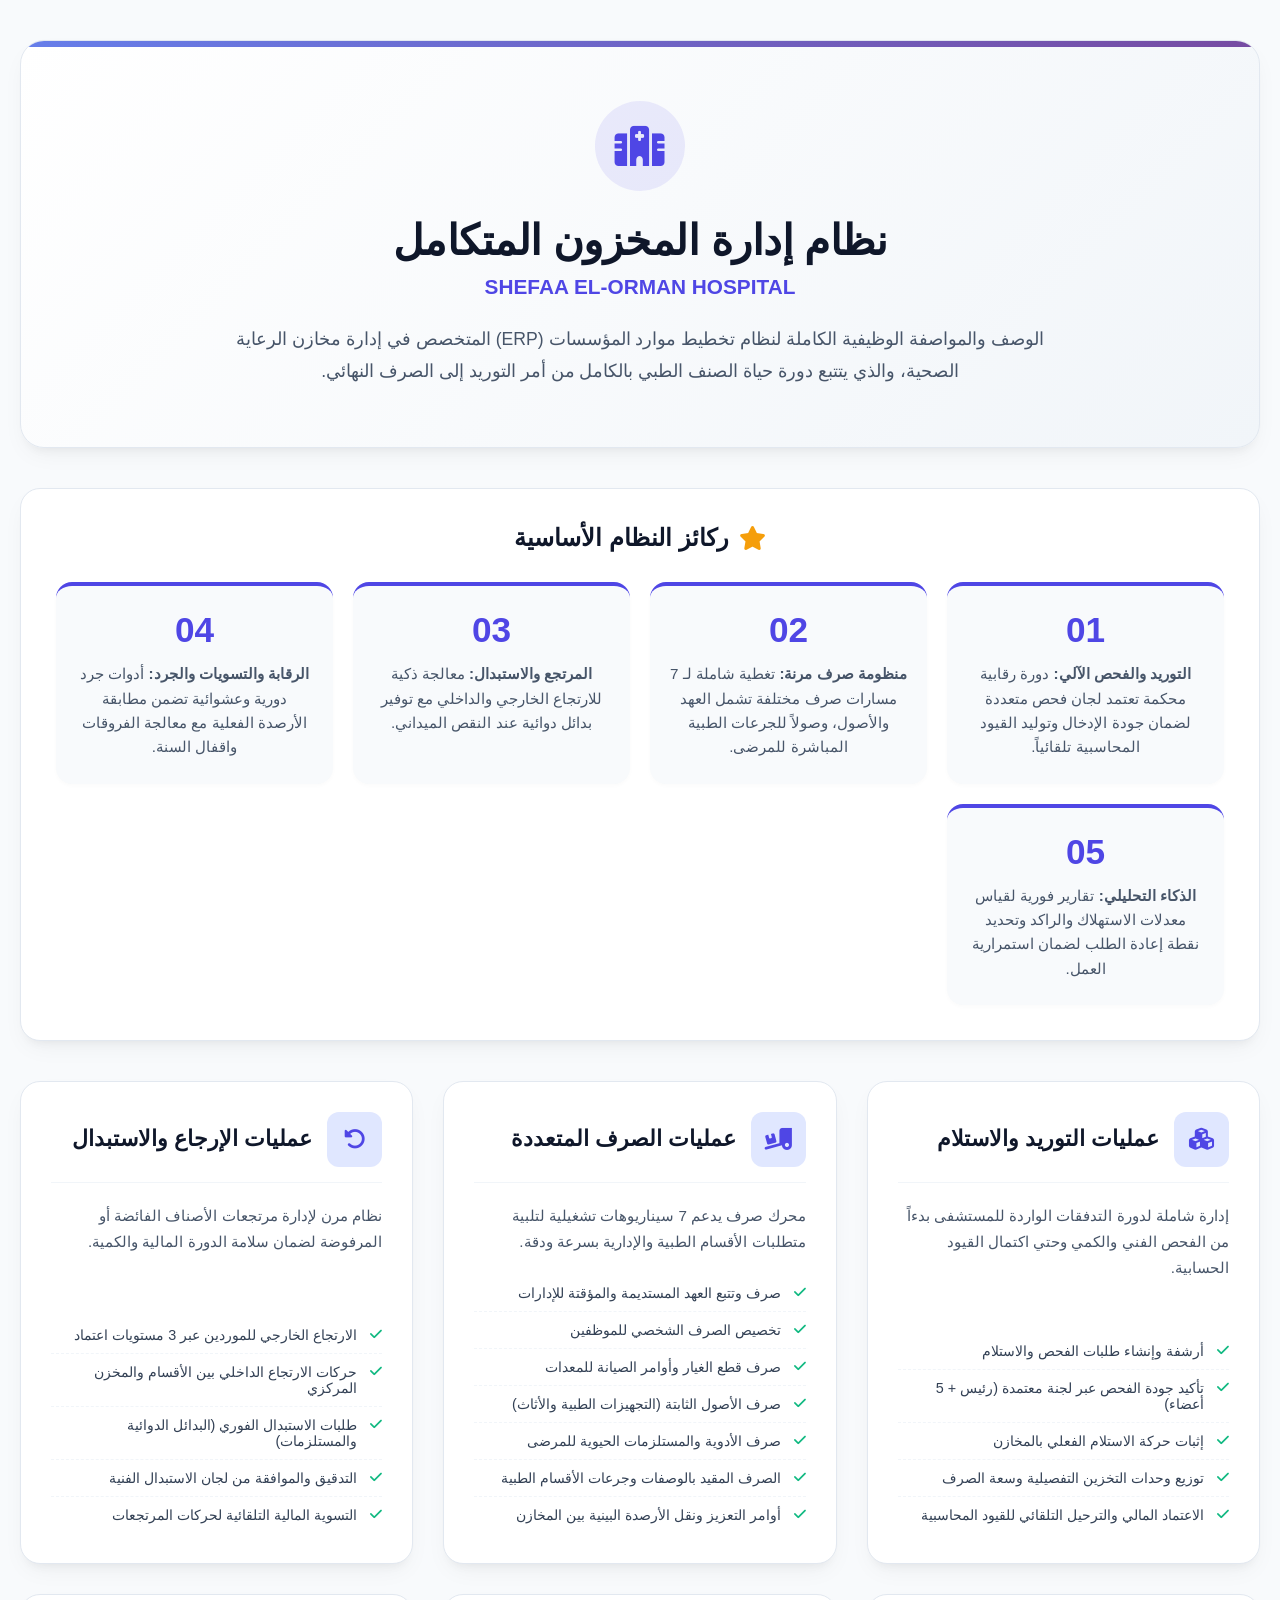
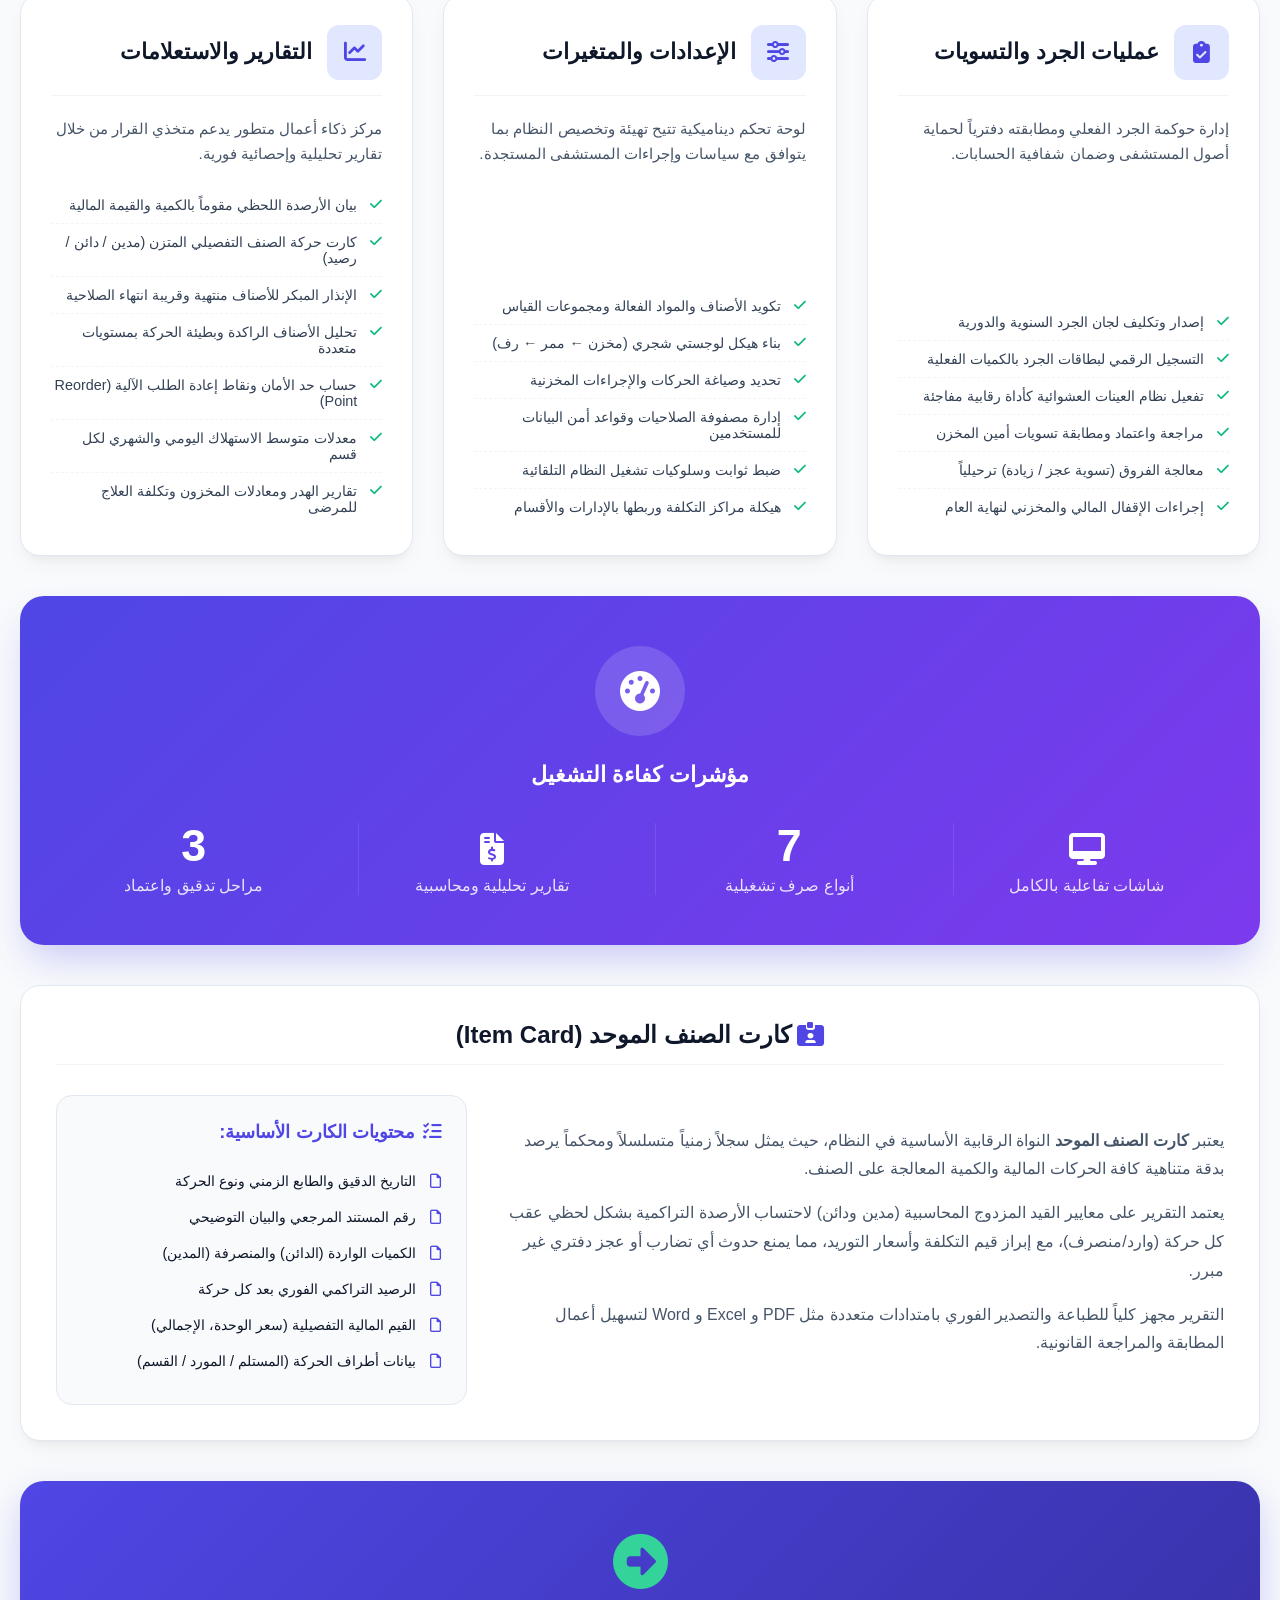
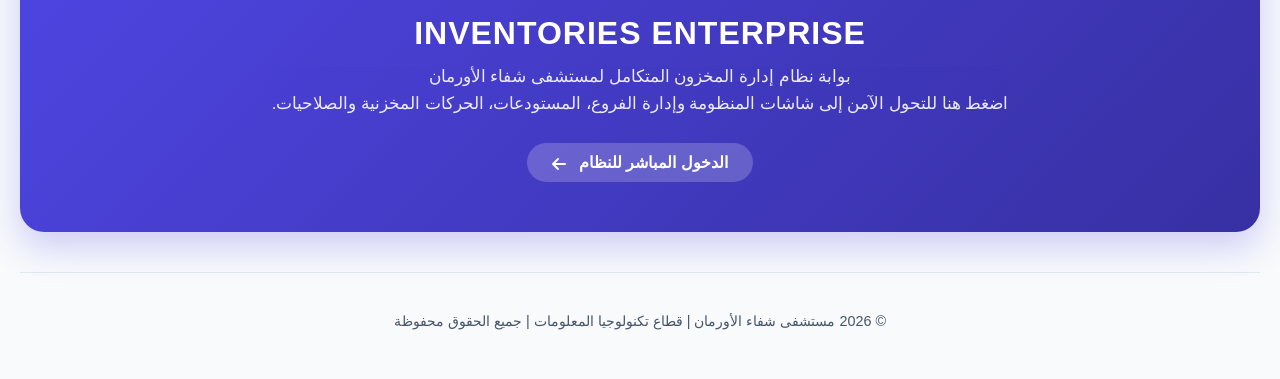
<file: index.html>
<!DOCTYPE html>
<html lang="ar" dir="rtl">

<head>
  <meta charset="UTF-8">
  <meta name="viewport" content="width=device-width, initial-scale=1.0">
  <title> Shefaa El-Orman Hospital :: Front Office Management Systemy </title>

  <link rel="stylesheet" href="https://cdnjs.cloudflare.com/ajax/libs/font-awesome/6.4.0/css/all.min.css" />

  <style>
    :root {
      --primary: #4f46e5;
      --primary-light: #e0e7ff;
      --primary-dark: #3730a3;
      --success: #10b981;
      --text-main: #0f172a;
      --text-muted: #475569;
      --bg-body: #f8fafc;
      --card-shadow: 0 10px 25px -5px rgba(0, 0, 0, 0.05), 0 8px 10px -6px rgba(0, 0, 0, 0.05);
      --transition-smooth: all 0.3s cubic-bezier(0.4, 0, 0.2, 1);
    }

    * {
      margin: 0;
      padding: 0;
      box-sizing: border-box;
    }

    body,
    html {
      direction: rtl;
      background-color: var(--bg-body);
      font-family: 'Segoe UI', Tahoma, Geneva, Verdana, sans-serif;
      color: var(--text-main);
    }

    .main-container {
      max-width: 1300px;
      margin: 0 auto;
      padding: 40px 20px;
    }

    /* Hero Card Design */
    .hero-card {
      background: linear-gradient(135deg, #ffffff 0%, #f1f5f9 100%);
      border: 1px solid #e2e8f0;
      border-radius: 24px;
      padding: 60px 40px;
      text-align: center;
      margin-bottom: 40px;
      box-shadow: var(--card-shadow);
      position: relative;
      overflow: hidden;
    }

    .hero-card::before {
      content: '';
      position: absolute;
      top: 0;
      left: 0;
      right: 0;
      height: 6px;
      background: linear-gradient(90deg, #667eea 0%, #764ba2 100%);
    }

    .hero-icon-wrapper {
      width: 90px;
      height: 90px;
      background: rgba(79, 70, 229, 0.1);
      border-radius: 50px;
      display: flex;
      align-items: center;
      justify-content: center;
      margin: 0 auto 25px;
      color: var(--primary);
      font-size: 40px;
    }

    .hero-title {
      font-size: 2.6rem;
      color: var(--text-main);
      font-weight: 800;
      margin-bottom: 10px;
      letter-spacing: -0.5px;
    }

    .hero-subtitle {
      font-size: 1.3rem;
      color: var(--primary);
      font-weight: 600;
      margin-bottom: 25px;
      text-transform: uppercase;
    }

    .hero-desc {
      font-size: 1.1rem;
      color: var(--text-muted);
      line-height: 1.8;
      max-width: 850px;
      margin: 0 auto;
    }

    /* Summary Dashboard Style */
    .summary-card {
      background: #ffffff;
      border-radius: 20px;
      padding: 35px;
      margin-bottom: 40px;
      box-shadow: var(--card-shadow);
      border: 1px solid #e2e8f0;
    }

    .summary-title {
      font-size: 1.5rem;
      font-weight: 700;
      color: var(--text-main);
      text-align: center;
      margin-bottom: 30px;
      display: flex;
      align-items: center;
      justify-content: center;
      gap: 10px;
    }

    .summary-title i {
      color: #f59e0b;
    }

    .summary-grid {
      display: grid;
      grid-template-columns: repeat(auto-fit, minmax(220px, 1fr));
      gap: 20px;
    }

    .summary-item {
      background: #f8fafc;
      border-radius: 16px;
      padding: 24px 20px;
      text-align: center;
      transition: var(--transition-smooth);
      border-top: 4px solid var(--primary);
      box-shadow: 0 2px 4px rgba(0, 0, 0, 0.02);
    }

    .summary-item:hover {
      transform: translateY(-5px);
      background: #ffffff;
      box-shadow: 0 15px 30px rgba(0, 0, 0, 0.05);
    }

    .summary-number {
      font-size: 2.2rem;
      font-weight: 900;
      color: var(--primary);
      margin-bottom: 12px;
    }

    .summary-text {
      font-size: 0.95rem;
      color: var(--text-muted);
      line-height: 1.6;
    }

    /* Sections Grid Feature Cards */
    .sections-grid {
      display: grid;
      grid-template-columns: repeat(auto-fit, minmax(380px, 1fr));
      gap: 30px;
      margin-bottom: 40px;
    }

    .section-card {
      background: #ffffff;
      border-radius: 20px;
      padding: 30px;
      box-shadow: var(--card-shadow);
      transition: var(--transition-smooth);
      border: 1px solid #e2e8f0;
      display: flex;
      flex-direction: column;
    }

    .section-card:hover {
      transform: translateY(-5px);
      box-shadow: 0 20px 40px rgba(0, 0, 0, 0.08);
      border-color: var(--primary-light);
    }

    .section-header {
      display: flex;
      align-items: center;
      gap: 15px;
      margin-bottom: 20px;
      padding-bottom: 15px;
      border-bottom: 1px solid #f1f5f9;
    }

    .section-icon-box {
      width: 55px;
      height: 55px;
      background: var(--primary-light);
      color: var(--primary);
      border-radius: 12px;
      display: flex;
      align-items: center;
      justify-content: center;
      font-size: 22px;
    }

    .section-title {
      font-size: 1.35rem;
      font-weight: 700;
      color: var(--text-main);
    }

    .section-desc {
      font-size: 0.95rem;
      color: var(--text-muted);
      line-height: 1.7;
      margin-bottom: 20px;
      flex-grow: 1;
    }

    .section-list {
      list-style: none;
      padding: 0;
    }

    .section-list li {
      padding: 10px 0;
      padding-right: 25px;
      position: relative;
      font-size: 0.9rem;
      color: #334155;
      border-bottom: 1px dashed #f1f5f9;
    }

    .section-list li:last-child {
      border-bottom: none;
    }

    .section-list li::before {
      content: "\f00c";
      font-family: "Font Awesome 6 Free";
      font-weight: 900;
      position: absolute;
      right: 0;
      color: var(--success);
      font-size: 0.85rem;
    }

    /* Stats Section Modernized */
    .stats-card {
      background: linear-gradient(135deg, #4f46e5 0%, #7c3aed 100%);
      border-radius: 24px;
      padding: 50px 40px;
      text-align: center;
      color: white;
      margin-bottom: 40px;
      box-shadow: 0 20px 40px -10px rgba(79, 70, 229, 0.3);
    }

    .stats-card .hero-icon-wrapper {
      background: rgba(255, 255, 255, 0.15);
      color: #ffffff;
    }

    .stats-grid {
      display: grid;
      grid-template-columns: repeat(auto-fit, minmax(200px, 1fr));
      gap: 30px;
      margin-top: 35px;
    }

    .stat-item {
      text-align: center;
      border-left: 1px solid rgba(255, 255, 255, 0.1);
    }

    .stat-item:last-child {
      border-left: none;
    }

    .stat-number {
      font-size: 2.8rem;
      font-weight: 800;
      line-height: 1;
      margin-bottom: 8px;
    }

    .stat-label {
      font-size: 1rem;
      opacity: 0.85;
      font-weight: 500;
    }

    /* Unified Item Card Section */
    .item-card-section {
      background: #ffffff;
      border-radius: 20px;
      padding: 35px;
      margin-bottom: 40px;
      box-shadow: var(--card-shadow);
      border: 1px solid #e2e8f0;
    }

    .item-card-title {
      font-size: 1.5rem;
      font-weight: 700;
      color: var(--text-main);
      text-align: center;
      margin-bottom: 30px;
      padding-bottom: 15px;
      border-bottom: 1px solid #f1f5f9;
    }

    .item-card-content {
      display: flex;
      flex-wrap: wrap;
      gap: 40px;
      align-items: stretch;
    }

    .item-card-info {
      flex: 2;
      min-width: 300px;
      display: flex;
      flex-direction: column;
      justify-content: center;
    }

    .item-card-info p {
      font-size: 1rem;
      color: var(--text-muted);
      line-height: 1.8;
      margin-bottom: 15px;
    }

    .item-card-features {
      flex: 1;
      min-width: 250px;
      background: #f8fafc;
      border-radius: 16px;
      padding: 25px;
      border: 1px solid #e2e8f0;
    }

    .item-card-features h4 {
      color: var(--primary);
      margin-bottom: 20px;
      font-size: 1.15rem;
      font-weight: 700;
      display: flex;
      align-items: center;
      gap: 8px;
    }

    .item-card-features ul {
      list-style: none;
      padding: 0;
    }

    .item-card-features li {
      padding: 10px 0;
      padding-right: 25px;
      position: relative;
      font-size: 0.9rem;
      color: var(--text-main);
    }

    .item-card-features li::before {
      content: "\f15b";
      font-family: "Font Awesome 6 Free";
      font-weight: 400;
      position: absolute;
      right: 0;
      color: var(--primary);
    }

    /* Portal Access Button Style */
    .enter-card {
      background: linear-gradient(135deg, #4f46e5 0%, #3730a3 100%);
      color: white;
      border-radius: 24px;
      padding: 50px 40px;
      text-align: center;
      cursor: pointer;
      transition: var(--transition-smooth);
      box-shadow: 0 15px 35px rgba(79, 70, 229, 0.25);
      position: relative;
      z-index: 1;
      overflow: hidden;
    }

    .enter-card::after {
      content: '';
      position: absolute;
      top: 0;
      left: 0;
      width: 100%;
      height: 100%;
      background: linear-gradient(135deg, #7c3aed 0%, #4f46e5 100%);
      z-index: -1;
      opacity: 0;
      transition: var(--transition-smooth);
    }

    .enter-card:hover {
      transform: translateY(-5px);
      box-shadow: 0 25px 50px rgba(79, 70, 229, 0.4);
    }

    .enter-card:hover::after {
      opacity: 1;
    }

    .enter-icon-box {
      font-size: 55px;
      margin-bottom: 20px;
      color: #34d399;
      animation: bounce 2s infinite;
    }

    .enter-title {
      font-size: 2rem;
      font-weight: 800;
      margin-bottom: 12px;
      letter-spacing: 1px;
    }

    .enter-desc {
      font-size: 1.05rem;
      opacity: 0.9;
      line-height: 1.6;
    }

    .enter-arrow {
      margin-top: 25px;
      font-size: 1rem;
      background: rgba(255, 255, 255, 0.2);
      display: inline-block;
      padding: 10px 25px;
      border-radius: 50px;
      font-weight: 600;
      transition: var(--transition-smooth);
    }

    .enter-card:hover .enter-arrow {
      background: #ffffff;
      color: var(--primary-dark);
    }

    .footer {
      text-align: center;
      padding: 40px 20px 10px;
      color: var(--text-muted);
      font-size: 0.9rem;
      border-top: 1px solid #e2e8f0;
      margin-top: 40px;
    }

    @keyframes bounce {

      0%,
      20%,
      50%,
      80%,
      100% {
        transform: translateY(0);
      }

      40% {
        transform: translateY(-10px);
      }

      60% {
        transform: translateY(-5px);
      }
    }

    @media (max-width: 992px) {
      .sections-grid {
        grid-template-columns: 1fr 1fr;
      }
    }

    @media (max-width: 768px) {
      .hero-title {
        font-size: 2rem;
      }

      .hero-card {
        padding: 40px 20px;
      }

      .sections-grid {
        grid-template-columns: 1fr;
      }

      .stats-grid {
        grid-template-columns: 1fr 1fr;
      }

      .stat-item {
        border-left: none;
        border-bottom: 1px solid rgba(255, 255, 255, 0.1);
        padding-bottom: 15px;
      }

      .stat-item:last-child {
        border-bottom: none;
      }

      .item-card-content {
        flex-direction: column;
      }
    }
  </style>
</head>

<body>

  <div class="main-container">
    <div class="hero-card">
      <div class="hero-icon-wrapper">
        <i class="fa-solid fa-hospital"></i>
      </div>
      <h1 class="hero-title">نظام إدارة المخزون المتكامل</h1>
      <div class="hero-subtitle">Shefaa El-Orman Hospital</div>
      <p class="hero-desc">
        الوصف والمواصفة الوظيفية الكاملة لنظام تخطيط موارد المؤسسات (ERP) المتخصص في إدارة مخازن الرعاية الصحية،
        والذي يتتبع دورة حياة الصنف الطبي بالكامل من أمر التوريد إلى الصرف النهائي.
      </p>
    </div>

    <div class="summary-card">
      <div class="summary-title">
        <i class="fa-solid fa-star"></i> ركائز النظام الأساسية
      </div>
      <div class="summary-grid">
        <div class="summary-item">
          <div class="summary-number">01</div>
          <div class="summary-text"><strong>التوريد والفحص الآلي:</strong> دورة رقابية محكمة تعتمد لجان فحص متعددة لضمان
            جودة الإدخال وتوليد القيود المحاسبية تلقائياً.</div>
        </div>
        <div class="summary-item">
          <div class="summary-number">02</div>
          <div class="summary-text"><strong>منظومة صرف مرنة:</strong> تغطية شاملة لـ 7 مسارات صرف مختلفة تشمل العهد
            والأصول، وصولاً للجرعات الطبية المباشرة للمرضى.</div>
        </div>
        <div class="summary-item">
          <div class="summary-number">03</div>
          <div class="summary-text"><strong>المرتجع والاستبدال:</strong> معالجة ذكية للارتجاع الخارجي والداخلي مع توفير
            بدائل دوائية عند النقص الميداني.</div>
        </div>
        <div class="summary-item">
          <div class="summary-number">04</div>
          <div class="summary-text"><strong>الرقابة والتسويات والجرد:</strong> أدوات جرد دورية وعشوائية تضمن مطابقة
            الأرصدة الفعلية مع معالجة الفروقات واقفال السنة.</div>
        </div>
        <div class="summary-item">
          <div class="summary-number">05</div>
          <div class="summary-text"><strong>الذكاء التحليلي:</strong> تقارير فورية لقياس معدلات الاستهلاك والراكد وتحديد
            نقطة إعادة الطلب لضمان استمرارية العمل.</div>
        </div>
      </div>
    </div>

    <div class="sections-grid">
      <div class="section-card">
        <div class="section-header">
          <div class="section-icon-box"><i class="fa-solid fa-cubes"></i></div>
          <div class="section-title">عمليات التوريد والاستلام</div>
        </div>
        <p class="section-desc">إدارة شاملة لدورة التدفقات الواردة للمستشفى بدءاً من الفحص الفني والكمي وحتي اكتمال
          القيود الحسابية.</p>
        <ul class="section-list">
          <li>أرشفة وإنشاء طلبات الفحص والاستلام</li>
          <li>تأكيد جودة الفحص عبر لجنة معتمدة (رئيس + 5 أعضاء)</li>
          <li>إثبات حركة الاستلام الفعلي بالمخازن</li>
          <li>توزيع وحدات التخزين التفصيلية وسعة الصرف</li>
          <li>الاعتماد المالي والترحيل التلقائي للقيود المحاسبية</li>
        </ul>
      </div>

      <div class="section-card">
        <div class="section-header">
          <div class="section-icon-box"><i class="fa-solid fa-truck-ramp-box"></i></div>
          <div class="section-title">عمليات الصرف المتعددة</div>
        </div>
        <p class="section-desc">محرك صرف يدعم 7 سيناريوهات تشغيلية لتلبية متطلبات الأقسام الطبية والإدارية بسرعة ودقة.
        </p>
        <ul class="section-list">
          <li>صرف وتتبع العهد المستديمة والمؤقتة للإدارات</li>
          <li>تخصيص الصرف الشخصي للموظفين</li>
          <li>صرف قطع الغيار وأوامر الصيانة للمعدات</li>
          <li>صرف الأصول الثابتة (التجهيزات الطبية والأثاث)</li>
          <li>صرف الأدوية والمستلزمات الحيوية للمرضى</li>
          <li>الصرف المقيد بالوصفات وجرعات الأقسام الطبية</li>
          <li>أوامر التعزيز ونقل الأرصدة البينية بين المخازن</li>
        </ul>
      </div>

      <div class="section-card">
        <div class="section-header">
          <div class="section-icon-box"><i class="fa-solid fa-rotate-left"></i></div>
          <div class="section-title">عمليات الإرجاع والاستبدال</div>
        </div>
        <p class="section-desc">نظام مرن لإدارة مرتجعات الأصناف الفائضة أو المرفوضة لضمان سلامة الدورة المالية والكمية.
        </p>
        <ul class="section-list">
          <li>الارتجاع الخارجي للموردين عبر 3 مستويات اعتماد</li>
          <li>حركات الارتجاع الداخلي بين الأقسام والمخزن المركزي</li>
          <li>طلبات الاستبدال الفوري (البدائل الدوائية والمستلزمات)</li>
          <li>التدقيق والموافقة من لجان الاستبدال الفنية</li>
          <li>التسوية المالية التلقائية لحركات المرتجعات</li>
        </ul>
      </div>

      <div class="section-card">
        <div class="section-header">
          <div class="section-icon-box"><i class="fa-solid fa-clipboard-check"></i></div>
          <div class="section-title">عمليات الجرد والتسويات</div>
        </div>
        <p class="section-desc">إدارة حوكمة الجرد الفعلي ومطابقته دفترياً لحماية أصول المستشفى وضمان شفافية الحسابات.
        </p>
        <ul class="section-list">
          <li>إصدار وتكليف لجان الجرد السنوية والدورية</li>
          <li>التسجيل الرقمي لبطاقات الجرد بالكميات الفعلية</li>
          <li>تفعيل نظام العينات العشوائية كأداة رقابية مفاجئة</li>
          <li>مراجعة واعتماد ومطابقة تسويات أمين المخزن</li>
          <li>معالجة الفروق (تسوية عجز / زيادة) ترحيلياً</li>
          <li>إجراءات الإقفال المالي والمخزني لنهاية العام</li>
        </ul>
      </div>

      <div class="section-card">
        <div class="section-header">
          <div class="section-icon-box"><i class="fa-solid fa-sliders"></i></div>
          <div class="section-title">الإعدادات والمتغيرات</div>
        </div>
        <p class="section-desc">لوحة تحكم ديناميكية تتيح تهيئة وتخصيص النظام بما يتوافق مع سياسات وإجراءات المستشفى
          المستجدة.</p>
        <ul class="section-list">
          <li>تكويد الأصناف والمواد الفعالة ومجموعات القياس</li>
          <li>بناء هيكل لوجستي شجري (مخزن ← ممر ← رف)</li>
          <li>تحديد وصياغة الحركات والإجراءات المخزنية</li>
          <li>إدارة مصفوفة الصلاحيات وقواعد أمن البيانات للمستخدمين</li>
          <li>ضبط ثوابت وسلوكيات تشغيل النظام التلقائية</li>
          <li>هيكلة مراكز التكلفة وربطها بالإدارات والأقسام</li>
        </ul>
      </div>

      <div class="section-card">
        <div class="section-header">
          <div class="section-icon-box"><i class="fa-solid fa-chart-line"></i></div>
          <div class="section-title">التقارير والاستعلامات</div>
        </div>
        <p class="section-desc">مركز ذكاء أعمال متطور يدعم متخذي القرار من خلال تقارير تحليلية وإحصائية فورية.</p>
        <ul class="section-list">
          <li>بيان الأرصدة اللحظي مقوماً بالكمية والقيمة المالية</li>
          <li>كارت حركة الصنف التفصيلي المتزن (مدين / دائن / رصيد)</li>
          <li>الإنذار المبكر للأصناف منتهية وقريبة انتهاء الصلاحية</li>
          <li>تحليل الأصناف الراكدة وبطيئة الحركة بمستويات متعددة</li>
          <li>حساب حد الأمان ونقاط إعادة الطلب الآلية (Reorder Point)</li>
          <li>معدلات متوسط الاستهلاك اليومي والشهري لكل قسم</li>
          <li>تقارير الهدر ومعادلات المخزون وتكلفة العلاج للمرضى</li>
        </ul>
      </div>
    </div>

    <div class="stats-card">
      <div class="hero-icon-wrapper">
        <i class="fa-solid fa-gauge-high"></i>
      </div>
      <div style="font-size: 1.4rem; font-weight: 700; margin-bottom: 5px;">مؤشرات كفاءة التشغيل</div>
      <div class="stats-grid">
        <div class="stat-item">
          <div class="stat-number"><i class="fa-solid fa-desktop" style="font-size: 2rem;"></i></div>
          <div class="stat-label">شاشات تفاعلية بالكامل</div>
        </div>
        <div class="stat-item">
          <div class="stat-number">7</div>
          <div class="stat-label">أنواع صرف تشغيلية</div>
        </div>
        <div class="stat-item">
          <div class="stat-number"><i class="fa-solid fa-file-invoice-dollar" style="font-size: 2rem;"></i></div>
          <div class="stat-label">تقارير تحليلية ومحاسبية</div>
        </div>
        <div class="stat-item">
          <div class="stat-number">3</div>
          <div class="stat-label">مراحل تدقيق واعتماد</div>
        </div>
      </div>
    </div>

    <div class="item-card-section">
      <div class="item-card-title"><i class="fa-solid fa-id-card-clip" style="color:var(--primary)"></i> كارت الصنف
        الموحد (Item Card)</div>
      <div class="item-card-content">
        <div class="item-card-info">
          <p>يعتبر <strong>كارت الصنف الموحد</strong> النواة الرقابية الأساسية في النظام، حيث يمثل سجلاً زمنياً متسلسلاً
            ومحكماً يرصد بدقة متناهية كافة الحركات المالية والكمية المعالجة على الصنف.</p>
          <p>يعتمد التقرير على معايير القيد المزدوج المحاسبية (مدين ودائن) لاحتساب الأرصدة التراكمية بشكل لحظي عقب كل
            حركة (وارد/منصرف)، مع إبراز قيم التكلفة وأسعار التوريد، مما يمنع حدوث أي تضارب أو عجز دفتري غير مبرر.</p>
          <p>التقرير مجهز كلياً للطباعة والتصدير الفوري بامتدادات متعددة مثل PDF و Excel و Word لتسهيل أعمال المطابقة
            والمراجعة القانونية.</p>
        </div>
        <div class="item-card-features">
          <h4><i class="fa-solid fa-list-check"></i> محتويات الكارت الأساسية:</h4>
          <ul>
            <li>التاريخ الدقيق والطابع الزمني ونوع الحركة</li>
            <li>رقم المستند المرجعي والبيان التوضيحي</li>
            <li>الكميات الواردة (الدائن) والمنصرفة (المدين)</li>
            <li>الرصيد التراكمي الفوري بعد كل حركة</li>
            <li>القيم المالية التفصيلية (سعر الوحدة، الإجمالي)</li>
            <li>بيانات أطراف الحركة (المستلم / المورد / القسم)</li>
          </ul>
        </div>
      </div>
    </div>

    <div class="enter-card" onclick="window.location.href='./menu.html'">
      <div class="enter-icon-box">
        <i class="fa-solid fa-circle-right"></i>
      </div>
      <div class="enter-title">INVENTORIES ENTERPRISE</div>
      <p class="enter-desc">
        بوابة نظام إدارة المخزون المتكامل لمستشفى شفاء الأورمان<br>
        اضغط هنا للتحول الآمن إلى شاشات المنظومة وإدارة الفروع، المستودعات، الحركات المخزنية والصلاحيات.
      </p>
      <div class="enter-arrow">
        الدخول المباشر للنظام <i class="fa-solid fa-arrow-left" style="margin-right:8px; vertical-align: middle;"></i>
      </div>
    </div>

    <div class="footer">
      &copy; <span id="current-year"></span> مستشفى شفاء الأورمان | قطاع تكنولوجيا المعلومات | جميع الحقوق محفوظة
    </div>
  </div>

  <script>
    document.getElementById('current-year').textContent = new Date().getFullYear();
  </script>
</body>

</html>
</file>
